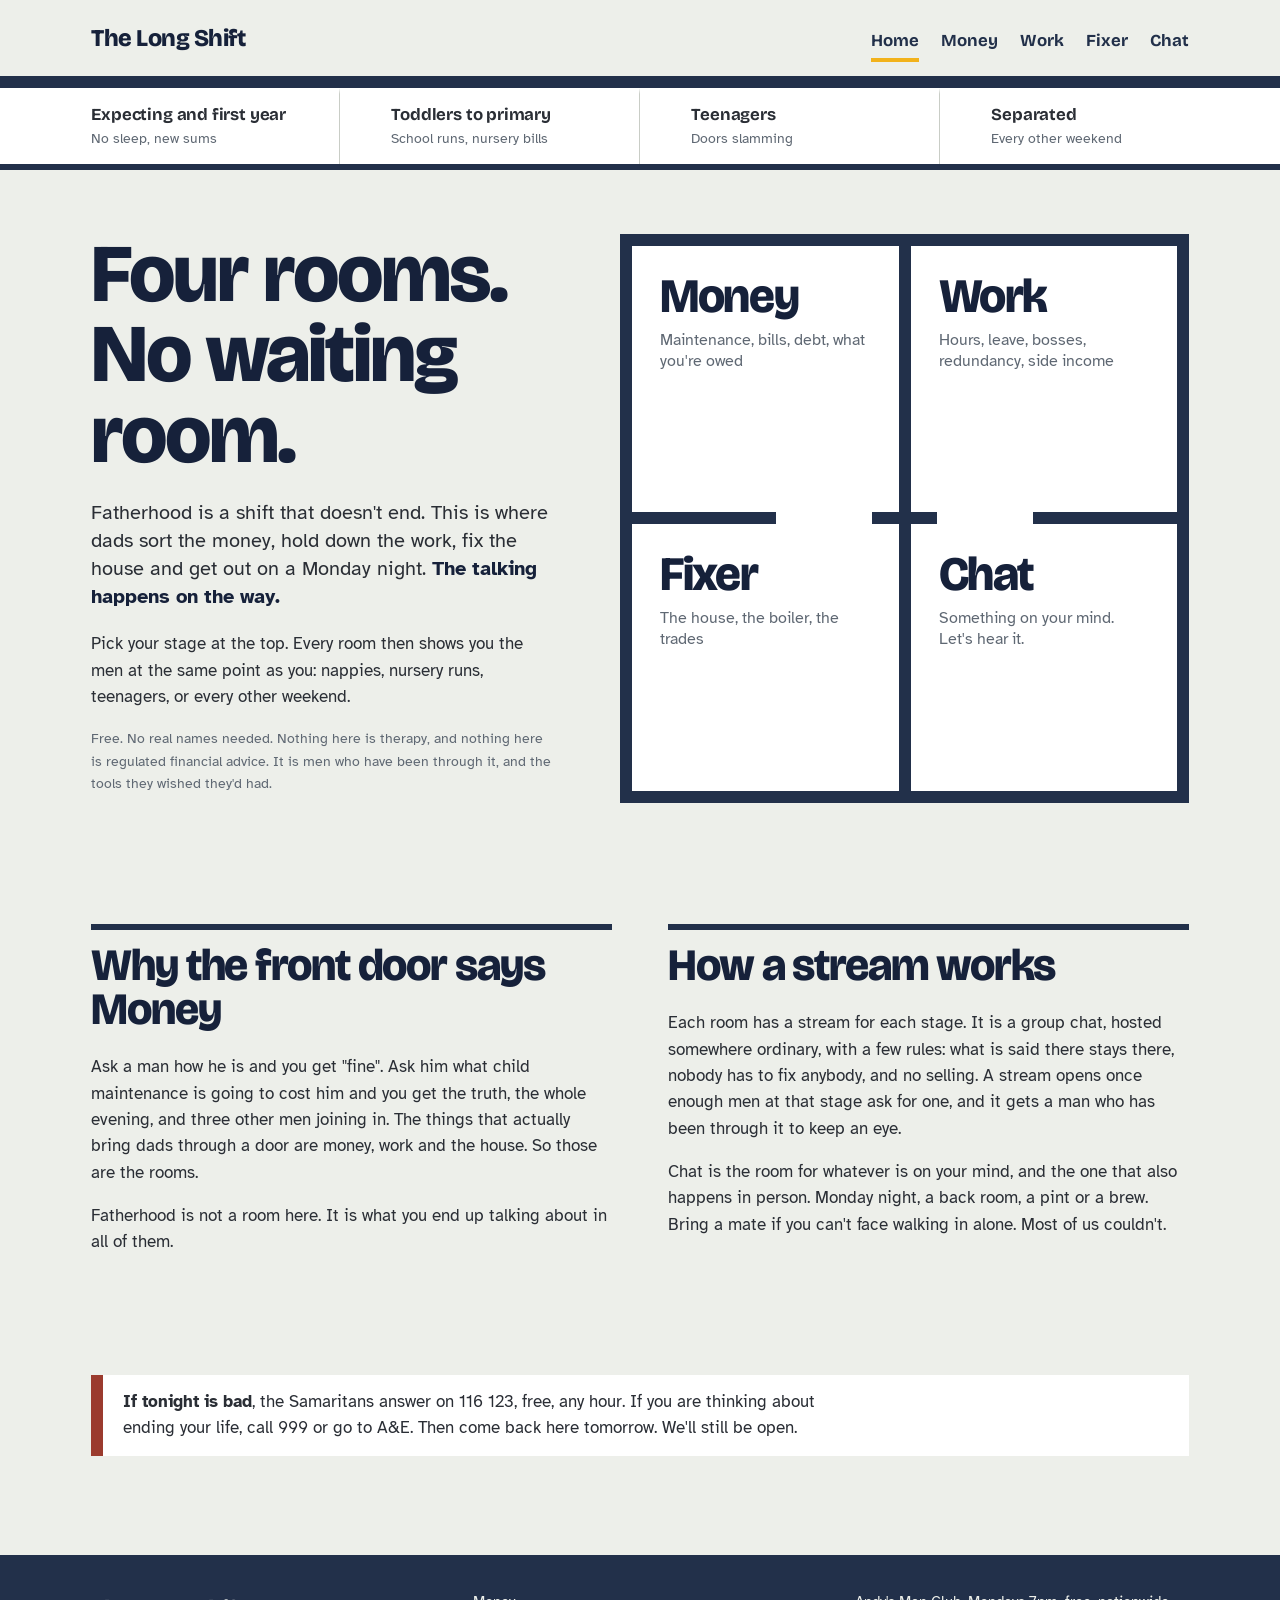
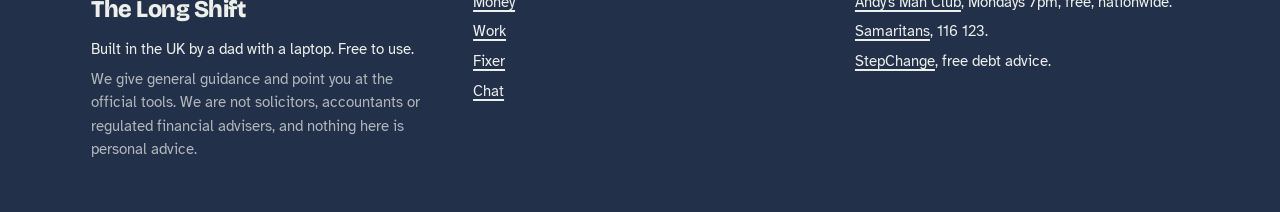
<file: index.html>
<!doctype html>
<html lang="en-GB">
<head>
<meta charset="utf-8">
<meta name="viewport" content="width=device-width, initial-scale=1">
<title>The Long Shift</title>
<meta name="description" content="The Long Shift: money, work, the house and a Monday night, for dads who are getting on with it. Built in the UK.">
<link rel="canonical" href="https://thelongshift.co.uk/">
<meta property="og:type" content="website">
<meta property="og:site_name" content="The Long Shift">
<meta property="og:title" content="The Long Shift">
<meta property="og:description" content="The Long Shift: money, work, the house and a Monday night, for dads who are getting on with it. Built in the UK.">
<meta property="og:url" content="https://thelongshift.co.uk/">
<meta property="og:locale" content="en_GB">
<meta name="twitter:card" content="summary">
<meta name="theme-color" content="#22304a">
<link rel="icon" href="assets/icon.svg" type="image/svg+xml">
<link rel="stylesheet" href="assets/style.css">
<script src="config.js"></script>
<script src="assets/site.js" defer></script>
</head>
<body>

<header class="site-head">
  <div class="wrap">
    <a class="brand" href="index.html">The Long Shift</a>
    <nav class="doors" aria-label="Rooms">
      <a href="index.html">Home</a>
      <a href="money.html">Money</a>
      <a href="work.html">Work</a>
      <a href="fixer.html">Fixer</a>
      <a href="room.html">Chat</a>
    </nav>
  </div>
</header>

<div class="stages"><div class="wrap"><div data-stages></div></div></div>

<main>
  <section class="hero">
    <div class="wrap">
      <div>
        <h1>Four rooms. No waiting room.</h1>
        <p class="lead">Fatherhood is a shift that doesn't end. This is where dads sort the money, hold down the work, fix the house and get out on a Monday night. <strong>The talking happens on the way.</strong></p>
        <p>Pick your stage at the top. Every room then shows you the men at the same point as you: nappies, nursery runs, teenagers, or every other weekend.</p>
        <p class="small">Free. No real names needed. Nothing here is therapy, and nothing here is regulated financial advice. It is men who have been through it, and the tools they wished they'd had.</p>
      </div>
      <div class="plan" data-plan aria-label="Floor plan of the four rooms"></div>
    </div>
  </section>

  <section class="section">
    <div class="wrap two-col">
      <div>
        <h2>Why the front door says Money</h2>
        <p>Ask a man how he is and you get "fine". Ask him what child maintenance is going to cost him and you get the truth, the whole evening, and three other men joining in. The things that actually bring dads through a door are money, work and the house. So those are the rooms.</p>
        <p>Fatherhood is not a room here. It is what you end up talking about in all of them.</p>
      </div>
      <div>
        <h2>How a stream works</h2>
        <p>Each room has a stream for each stage. It is a group chat, hosted somewhere ordinary, with a few rules: what is said there stays there, nobody has to fix anybody, and no selling. A stream opens once enough men at that stage ask for one, and it gets a man who has been through it to keep an eye.</p>
        <p>Chat is the room for whatever is on your mind, and the one that also happens in person. Monday night, a back room, a pint or a brew. Bring a mate if you can't face walking in alone. Most of us couldn't.</p>
      </div>
    </div>
  </section>

  <section class="section">
    <div class="wrap">
      <div class="urgent">
        <p><strong>If tonight is bad</strong>, the Samaritans answer on 116 123, free, any hour. If you are thinking about ending your life, call 999 or go to A&amp;E. Then come back here tomorrow. We'll still be open.</p>
      </div>
    </div>
  </section>
</main>

<footer class="site-foot">
  <div class="wrap">
    <div>
      <a class="brand" href="index.html">The Long Shift</a>
      <p>Built in the UK by a dad with a laptop. Free to use.</p>
      <p class="small">We give general guidance and point you at the official tools. We are not solicitors, accountants or regulated financial advisers, and nothing here is personal advice.</p>
    </div>
    <div>
      <p><a href="money.html">Money</a></p>
      <p><a href="work.html">Work</a></p>
      <p><a href="fixer.html">Fixer</a></p>
      <p><a href="room.html">Chat</a></p>
    </div>
    <div>
      <p><a href="https://andysmanclub.co.uk" rel="noopener">Andy's Man Club</a>, Mondays 7pm, free, nationwide.</p>
      <p><a href="https://www.samaritans.org" rel="noopener">Samaritans</a>, 116 123.</p>
      <p><a href="https://www.stepchange.org" rel="noopener">StepChange</a>, free debt advice.</p>
    </div>
  </div>
</footer>

</body>
</html>
</file>
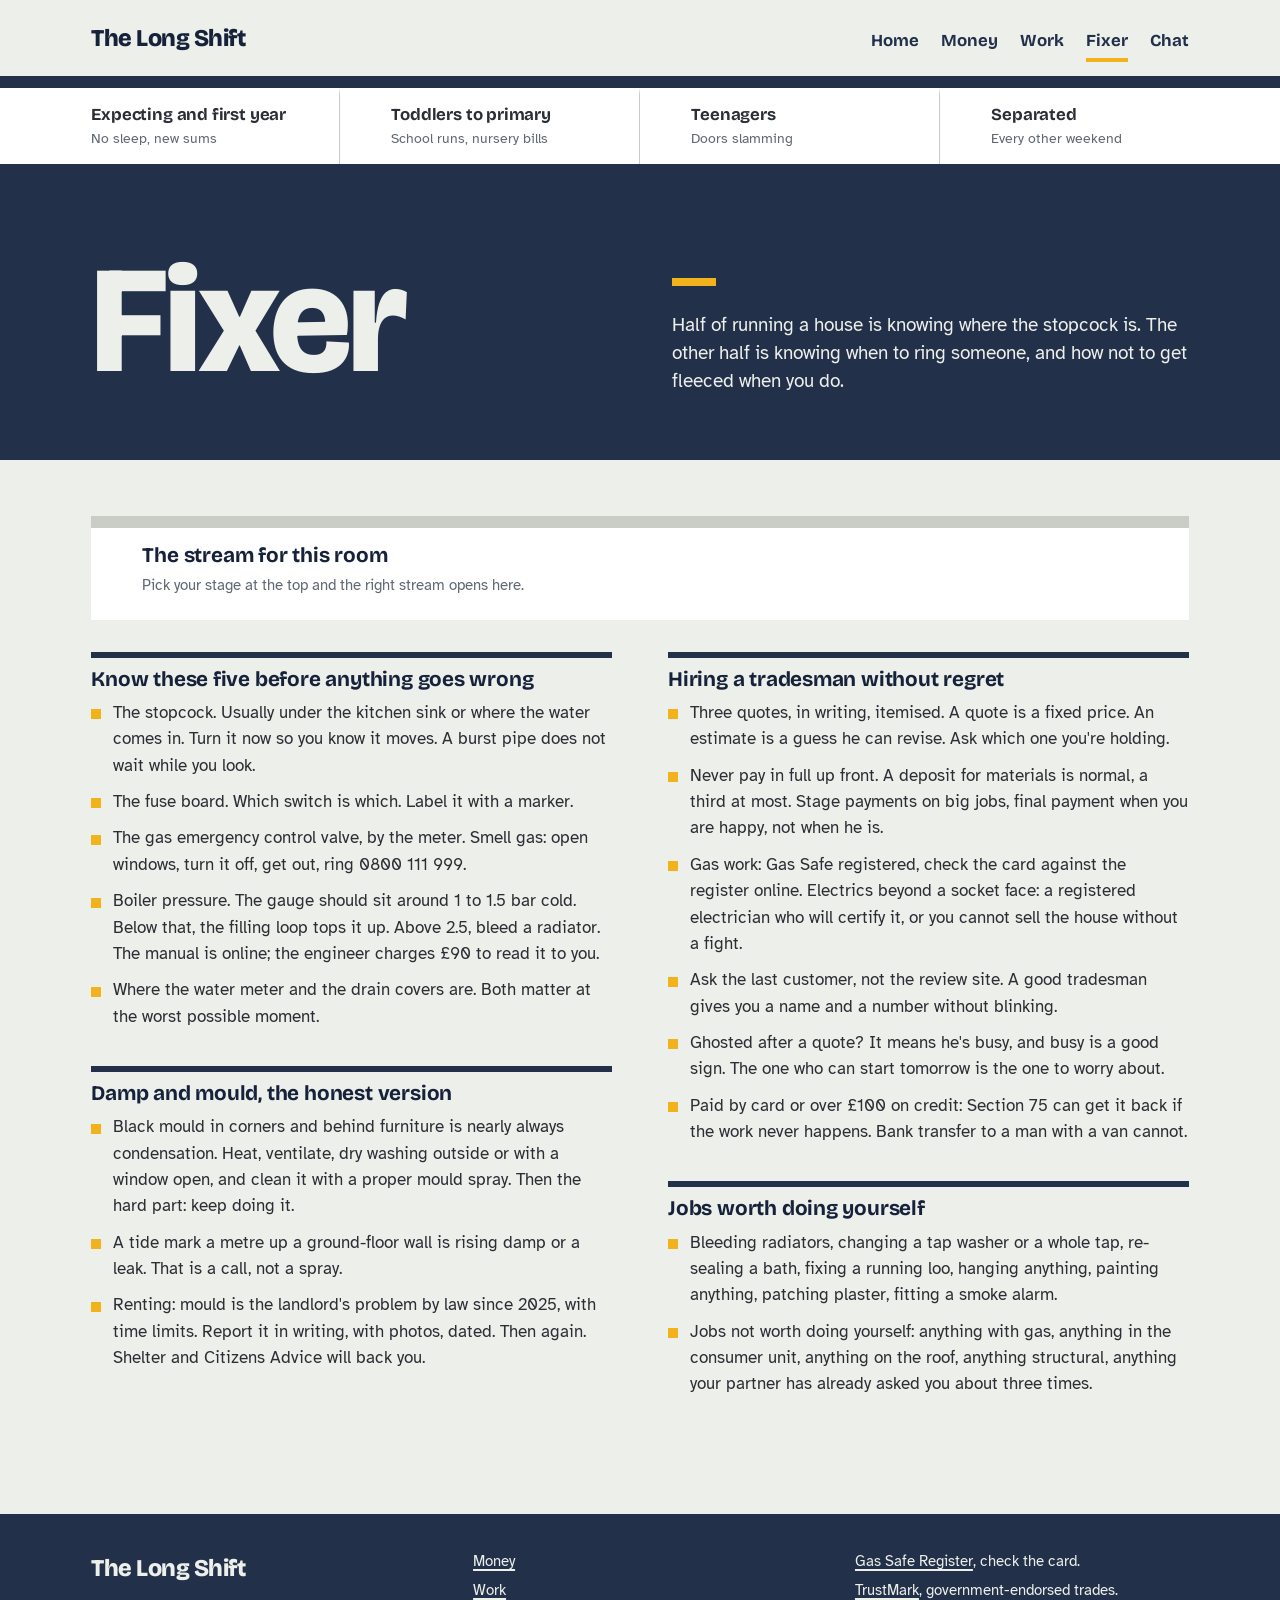
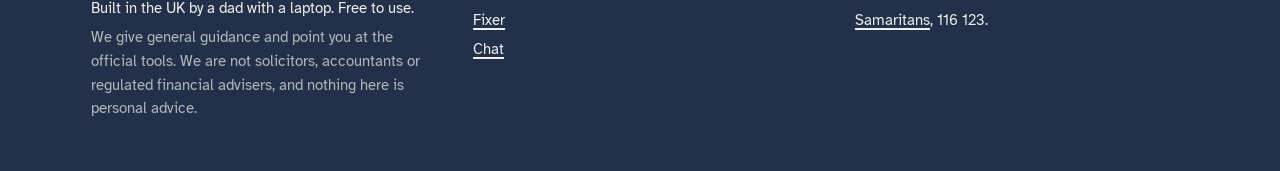
<file: fixer.html>
<!doctype html>
<html lang="en-GB">
<head>
<meta charset="utf-8">
<meta name="viewport" content="width=device-width, initial-scale=1">
<title>Fixer, The Long Shift</title>
<meta name="description" content="The boiler, the damp, the stopcock, and how to hire a tradesman without being taken for a ride.">
<link rel="canonical" href="https://thelongshift.co.uk/fixer.html">
<meta property="og:type" content="website">
<meta property="og:site_name" content="The Long Shift">
<meta property="og:title" content="Fixer, The Long Shift">
<meta property="og:description" content="The boiler, the damp, the stopcock, and how to hire a tradesman without being taken for a ride.">
<meta property="og:url" content="https://thelongshift.co.uk/fixer.html">
<meta property="og:locale" content="en_GB">
<meta name="twitter:card" content="summary">
<meta name="theme-color" content="#22304a">
<link rel="icon" href="assets/icon.svg" type="image/svg+xml">
<link rel="stylesheet" href="assets/style.css">
<script src="config.js"></script>
<script src="assets/site.js" defer></script>
</head>
<body>

<header class="site-head">
  <div class="wrap">
    <a class="brand" href="index.html">The Long Shift</a>
    <nav class="doors" aria-label="Rooms">
      <a href="index.html">Home</a>
      <a href="money.html">Money</a>
      <a href="work.html">Work</a>
      <a href="fixer.html">Fixer</a>
      <a href="room.html">Chat</a>
    </nav>
  </div>
</header>

<div class="stages"><div class="wrap"><div data-stages></div></div></div>

<main>
  <section class="band"><div class="wrap">
    <h1>Fixer</h1>
    <div><span class="mark"></span>
    <p class="lead">Half of running a house is knowing where the stopcock is. The other half is knowing when to ring someone, and how not to get fleeced when you do.</p></div>
  </div></section>
  <div class="wrap room-head">

  <div class="stream" data-stream="fixer"></div>

  <section class="two-col">
    <div>
      <div class="guide">
        <h3>Know these five before anything goes wrong</h3>
        <ul>
          <li>The stopcock. Usually under the kitchen sink or where the water comes in. Turn it now so you know it moves. A burst pipe does not wait while you look.</li>
          <li>The fuse board. Which switch is which. Label it with a marker.</li>
          <li>The gas emergency control valve, by the meter. Smell gas: open windows, turn it off, get out, ring 0800 111 999.</li>
          <li>Boiler pressure. The gauge should sit around 1 to 1.5 bar cold. Below that, the filling loop tops it up. Above 2.5, bleed a radiator. The manual is online; the engineer charges £90 to read it to you.</li>
          <li>Where the water meter and the drain covers are. Both matter at the worst possible moment.</li>
        </ul>
      </div>
      <div class="guide">
        <h3>Damp and mould, the honest version</h3>
        <ul>
          <li>Black mould in corners and behind furniture is nearly always condensation. Heat, ventilate, dry washing outside or with a window open, and clean it with a proper mould spray. Then the hard part: keep doing it.</li>
          <li>A tide mark a metre up a ground-floor wall is rising damp or a leak. That is a call, not a spray.</li>
          <li>Renting: mould is the landlord's problem by law since 2025, with time limits. Report it in writing, with photos, dated. Then again. Shelter and Citizens Advice will back you.</li>
        </ul>
      </div>
    </div>
    <div>
      <div class="guide">
        <h3>Hiring a tradesman without regret</h3>
        <ul>
          <li>Three quotes, in writing, itemised. A quote is a fixed price. An estimate is a guess he can revise. Ask which one you're holding.</li>
          <li>Never pay in full up front. A deposit for materials is normal, a third at most. Stage payments on big jobs, final payment when you are happy, not when he is.</li>
          <li>Gas work: Gas Safe registered, check the card against the register online. Electrics beyond a socket face: a registered electrician who will certify it, or you cannot sell the house without a fight.</li>
          <li>Ask the last customer, not the review site. A good tradesman gives you a name and a number without blinking.</li>
          <li>Ghosted after a quote? It means he's busy, and busy is a good sign. The one who can start tomorrow is the one to worry about.</li>
          <li>Paid by card or over £100 on credit: Section 75 can get it back if the work never happens. Bank transfer to a man with a van cannot.</li>
        </ul>
      </div>
      <div class="guide">
        <h3>Jobs worth doing yourself</h3>
        <ul>
          <li>Bleeding radiators, changing a tap washer or a whole tap, re-sealing a bath, fixing a running loo, hanging anything, painting anything, patching plaster, fitting a smoke alarm.</li>
          <li>Jobs not worth doing yourself: anything with gas, anything in the consumer unit, anything on the roof, anything structural, anything your partner has already asked you about three times.</li>
        </ul>
      </div>
    </div>
  </section>
  </div>
</main>

<footer class="site-foot">
  <div class="wrap">
    <div>
      <a class="brand" href="index.html">The Long Shift</a>
      <p>Built in the UK by a dad with a laptop. Free to use.</p>
      <p class="small">We give general guidance and point you at the official tools. We are not solicitors, accountants or regulated financial advisers, and nothing here is personal advice.</p>
    </div>
    <div>
      <p><a href="money.html">Money</a></p>
      <p><a href="work.html">Work</a></p>
      <p><a href="fixer.html">Fixer</a></p>
      <p><a href="room.html">Chat</a></p>
    </div>
    <div>
      <p><a href="https://www.gassaferegister.co.uk" rel="noopener">Gas Safe Register</a>, check the card.</p>
      <p><a href="https://www.trustmark.org.uk" rel="noopener">TrustMark</a>, government-endorsed trades.</p>
      <p><a href="https://www.samaritans.org" rel="noopener">Samaritans</a>, 116 123.</p>
    </div>
  </div>
</footer>

</body>
</html>
</file>
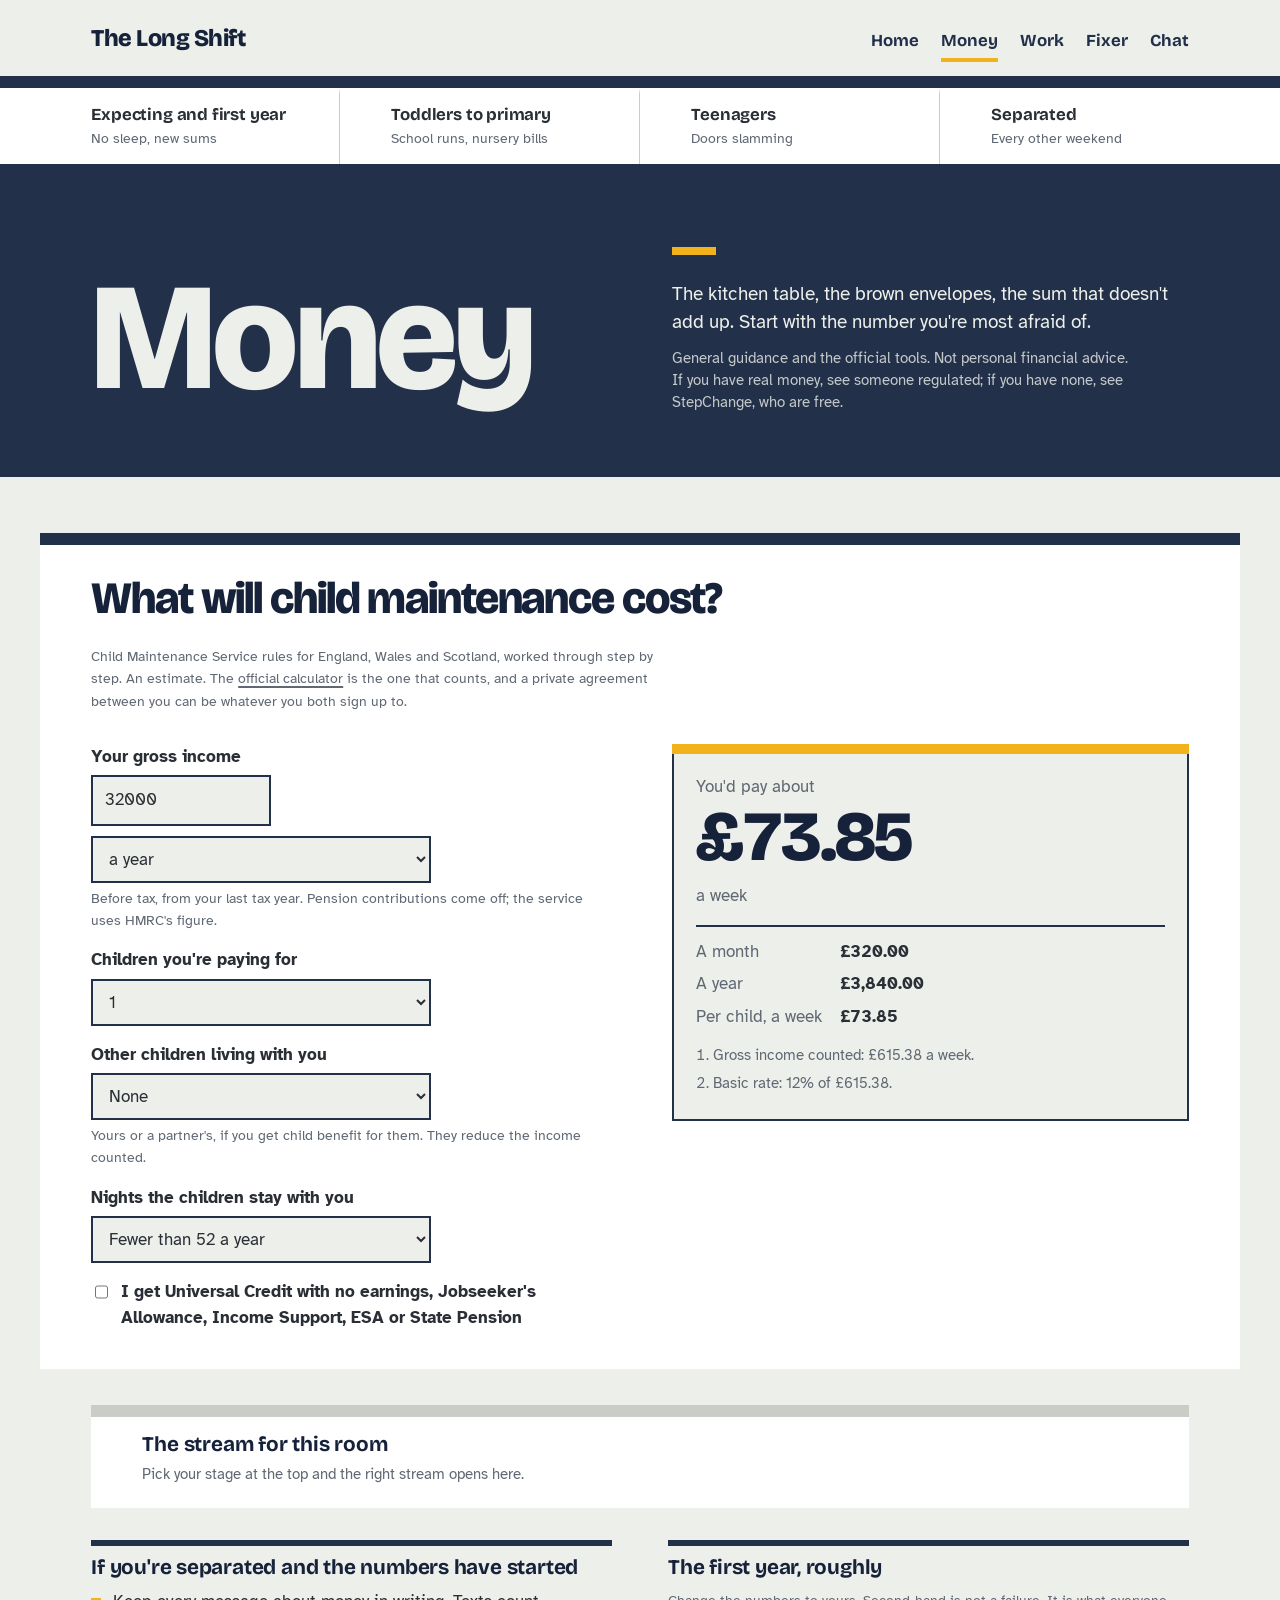
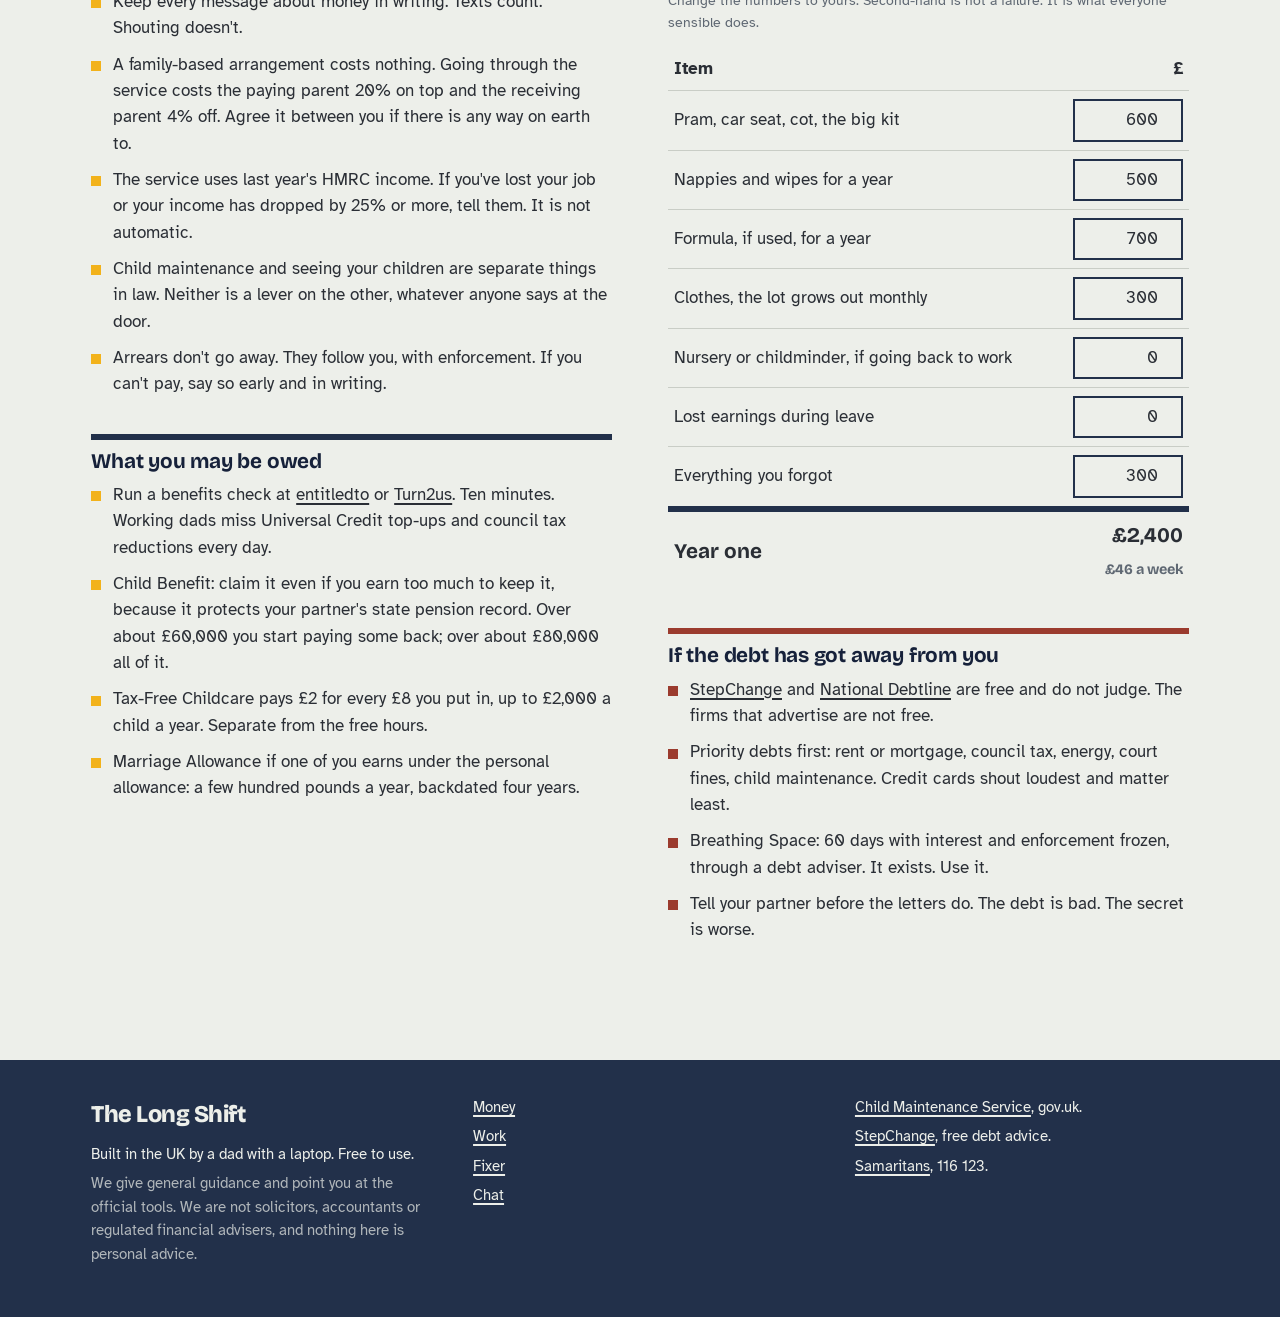
<file: money.html>
<!doctype html>
<html lang="en-GB">
<head>
<meta charset="utf-8">
<meta name="viewport" content="width=device-width, initial-scale=1">
<title>Money, The Long Shift</title>
<meta name="description" content="Child maintenance worked out properly, first-year costs, what you're owed, and the first steps on debt.">
<link rel="canonical" href="https://thelongshift.co.uk/money.html">
<meta property="og:type" content="website">
<meta property="og:site_name" content="The Long Shift">
<meta property="og:title" content="Money, The Long Shift">
<meta property="og:description" content="Child maintenance worked out properly, first-year costs, what you're owed, and the first steps on debt.">
<meta property="og:url" content="https://thelongshift.co.uk/money.html">
<meta property="og:locale" content="en_GB">
<meta name="twitter:card" content="summary">
<meta name="theme-color" content="#22304a">
<link rel="icon" href="assets/icon.svg" type="image/svg+xml">
<link rel="stylesheet" href="assets/style.css">
<script src="config.js"></script>
<script src="assets/site.js" defer></script>
<script src="assets/calc.js" defer></script>
</head>
<body class="money">

<header class="site-head">
  <div class="wrap">
    <a class="brand" href="index.html">The Long Shift</a>
    <nav class="doors" aria-label="Rooms">
      <a href="index.html">Home</a>
      <a href="money.html">Money</a>
      <a href="work.html">Work</a>
      <a href="fixer.html">Fixer</a>
      <a href="room.html">Chat</a>
    </nav>
  </div>
</header>

<div class="stages"><div class="wrap"><div data-stages></div></div></div>

<main>
  <section class="band"><div class="wrap">
    <h1>Money</h1>
    <div><span class="mark"></span>
    <p class="lead">The kitchen table, the brown envelopes, the sum that doesn't add up. Start with the number you're most afraid of.</p>
    <p class="lead caution">General guidance and the official tools. Not personal financial advice. If you have real money, see someone regulated; if you have none, see StepChange, who are free.</p></div>
  </div></section>
  <div class="wrap room-head">

  <section class="calc" aria-labelledby="cm-title">
    <h2 id="cm-title">What will child maintenance cost?</h2>
    <p class="note small">Child Maintenance Service rules for England, Wales and Scotland, worked through step by step. An estimate. The <a href="https://www.gov.uk/calculate-child-maintenance" rel="noopener">official calculator</a> is the one that counts, and a private agreement between you can be whatever you both sign up to.</p>

    <form id="cm-form" autocomplete="off">
      <div class="field">
        <label for="income">Your gross income</label>
        <div class="inline">
          <input id="income" name="income" type="number" min="0" step="1" value="32000" inputmode="decimal">
          <select name="period" aria-label="Income period">
            <option value="year" selected>a year</option>
            <option value="month">a month</option>
            <option value="week">a week</option>
          </select>
        </div>
        <span class="help">Before tax, from your last tax year. Pension contributions come off; the service uses HMRC's figure.</span>
      </div>

      <div class="field">
        <label for="kids">Children you're paying for</label>
        <select id="kids" name="kids">
          <option value="1" selected>1</option>
          <option value="2">2</option>
          <option value="3">3 or more</option>
        </select>
      </div>

      <div class="field">
        <label for="otherkids">Other children living with you</label>
        <select id="otherkids" name="otherkids">
          <option value="0" selected>None</option>
          <option value="1">1</option>
          <option value="2">2</option>
          <option value="3">3 or more</option>
        </select>
        <span class="help">Yours or a partner's, if you get child benefit for them. They reduce the income counted.</span>
      </div>

      <div class="field">
        <label for="shared">Nights the children stay with you</label>
        <select id="shared" name="shared">
          <option value="none" selected>Fewer than 52 a year</option>
          <option value="a">52 to 103 a year (one night a week)</option>
          <option value="b">104 to 155 a year (two nights a week)</option>
          <option value="c">156 to 174 a year (three nights a week)</option>
          <option value="d">175 or more (half the time)</option>
        </select>
      </div>

      <div class="field check">
        <input id="benefits" name="benefits" type="checkbox">
        <label for="benefits">I get Universal Credit with no earnings, Jobseeker's Allowance, Income Support, ESA or State Pension</label>
      </div>
    </form>

    <div class="result" aria-live="polite">
      <p class="per">You'd pay about</p>
      <p class="headline" id="cm-weekly">£0.00</p>
      <p class="per">a week</p>
      <dl>
        <dt>A month</dt><dd id="cm-monthly">£0.00</dd>
        <dt>A year</dt><dd id="cm-yearly">£0.00</dd>
        <dt>Per child, a week</dt><dd id="cm-perchild">£0.00</dd>
      </dl>
      <p class="warn" id="cm-warn" hidden></p>
      <ol class="steps" id="cm-steps"></ol>
    </div>
  </section>

  <div class="stream" data-stream="money"></div>

  <section class="two-col">
    <div>
      <div class="guide">
        <h3>If you're separated and the numbers have started</h3>
        <ul>
          <li>Keep every message about money in writing. Texts count. Shouting doesn't.</li>
          <li>A family-based arrangement costs nothing. Going through the service costs the paying parent 20% on top and the receiving parent 4% off. Agree it between you if there is any way on earth to.</li>
          <li>The service uses last year's HMRC income. If you've lost your job or your income has dropped by 25% or more, tell them. It is not automatic.</li>
          <li>Child maintenance and seeing your children are separate things in law. Neither is a lever on the other, whatever anyone says at the door.</li>
          <li>Arrears don't go away. They follow you, with enforcement. If you can't pay, say so early and in writing.</li>
        </ul>
      </div>
      <div class="guide">
        <h3>What you may be owed</h3>
        <ul>
          <li>Run a benefits check at <a href="https://www.entitledto.co.uk" rel="noopener">entitledto</a> or <a href="https://benefits-calculator.turn2us.org.uk" rel="noopener">Turn2us</a>. Ten minutes. Working dads miss Universal Credit top-ups and council tax reductions every day.</li>
          <li>Child Benefit: claim it even if you earn too much to keep it, because it protects your partner's state pension record. Over about £60,000 you start paying some back; over about £80,000 all of it.</li>
          <li>Tax-Free Childcare pays £2 for every £8 you put in, up to £2,000 a child a year. Separate from the free hours.</li>
          <li>Marriage Allowance if one of you earns under the personal allowance: a few hundred pounds a year, backdated four years.</li>
        </ul>
      </div>
    </div>
    <div>
      <div class="planner guide">
        <h3>The first year, roughly</h3>
        <p class="small">Change the numbers to yours. Second-hand is not a failure. It is what everyone sensible does.</p>
        <table id="planner">
          <thead><tr><th>Item</th><th>£</th></tr></thead>
          <tbody>
            <tr><td>Pram, car seat, cot, the big kit</td><td><input type="number" min="0" step="10" value="600"></td></tr>
            <tr><td>Nappies and wipes for a year</td><td><input type="number" min="0" step="10" value="500"></td></tr>
            <tr><td>Formula, if used, for a year</td><td><input type="number" min="0" step="10" value="700"></td></tr>
            <tr><td>Clothes, the lot grows out monthly</td><td><input type="number" min="0" step="10" value="300"></td></tr>
            <tr><td>Nursery or childminder, if going back to work</td><td><input type="number" min="0" step="50" value="0"></td></tr>
            <tr><td>Lost earnings during leave</td><td><input type="number" min="0" step="50" value="0"></td></tr>
            <tr><td>Everything you forgot</td><td><input type="number" min="0" step="10" value="300"></td></tr>
          </tbody>
          <tfoot><tr><td>Year one</td><td><span id="planner-total">£0</span><br><span class="small" id="planner-weekly"></span></td></tr></tfoot>
        </table>
      </div>
      <div class="guide brick">
        <h3>If the debt has got away from you</h3>
        <ul>
          <li><a href="https://www.stepchange.org" rel="noopener">StepChange</a> and <a href="https://www.nationaldebtline.org" rel="noopener">National Debtline</a> are free and do not judge. The firms that advertise are not free.</li>
          <li>Priority debts first: rent or mortgage, council tax, energy, court fines, child maintenance. Credit cards shout loudest and matter least.</li>
          <li>Breathing Space: 60 days with interest and enforcement frozen, through a debt adviser. It exists. Use it.</li>
          <li>Tell your partner before the letters do. The debt is bad. The secret is worse.</li>
        </ul>
      </div>
    </div>
  </section>
  </div>
</main>

<footer class="site-foot">
  <div class="wrap">
    <div>
      <a class="brand" href="index.html">The Long Shift</a>
      <p>Built in the UK by a dad with a laptop. Free to use.</p>
      <p class="small">We give general guidance and point you at the official tools. We are not solicitors, accountants or regulated financial advisers, and nothing here is personal advice.</p>
    </div>
    <div>
      <p><a href="money.html">Money</a></p>
      <p><a href="work.html">Work</a></p>
      <p><a href="fixer.html">Fixer</a></p>
      <p><a href="room.html">Chat</a></p>
    </div>
    <div>
      <p><a href="https://www.gov.uk/child-maintenance-service" rel="noopener">Child Maintenance Service</a>, gov.uk.</p>
      <p><a href="https://www.stepchange.org" rel="noopener">StepChange</a>, free debt advice.</p>
      <p><a href="https://www.samaritans.org" rel="noopener">Samaritans</a>, 116 123.</p>
    </div>
  </div>
</footer>

</body>
</html>
</file>
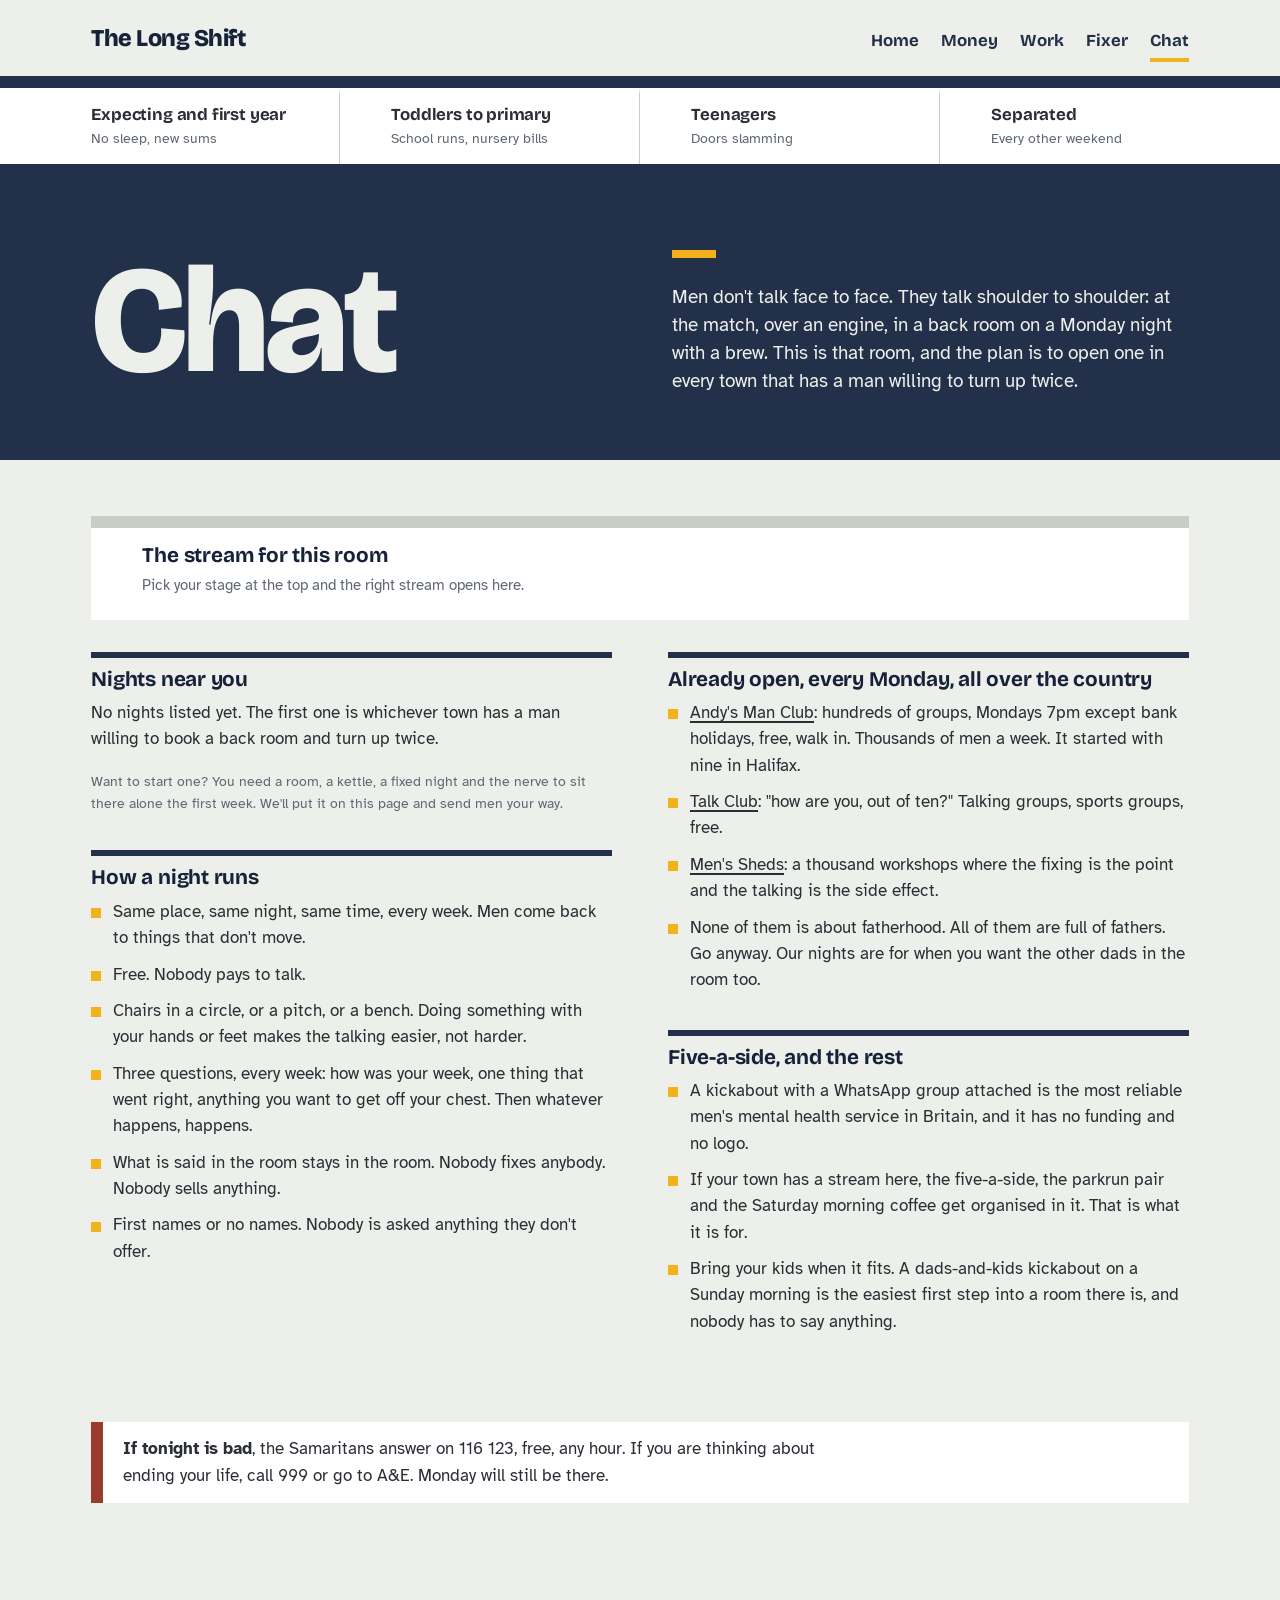
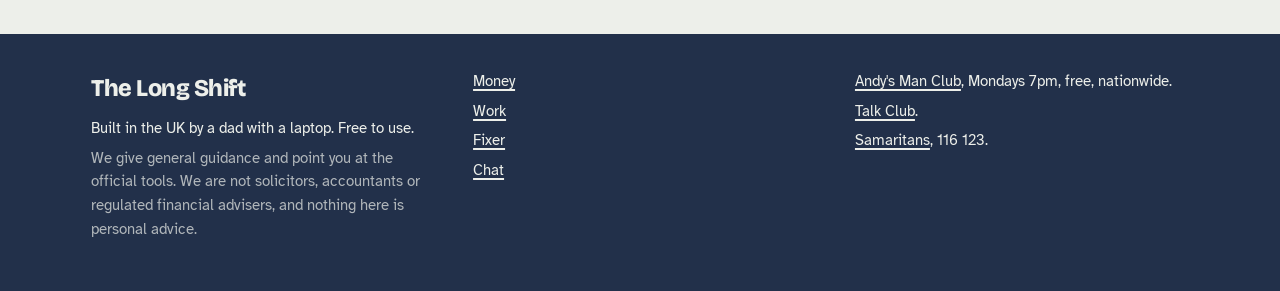
<file: room.html>
<!doctype html>
<html lang="en-GB">
<head>
<meta charset="utf-8">
<meta name="viewport" content="width=device-width, initial-scale=1">
<title>Chat, The Long Shift</title>
<meta name="description" content="Monday nights, five-a-side, a pint. The part of the house that happens in person.">
<link rel="canonical" href="https://thelongshift.co.uk/room.html">
<meta property="og:type" content="website">
<meta property="og:site_name" content="The Long Shift">
<meta property="og:title" content="Chat, The Long Shift">
<meta property="og:description" content="Monday nights, five-a-side, a pint. The part of the house that happens in person.">
<meta property="og:url" content="https://thelongshift.co.uk/room.html">
<meta property="og:locale" content="en_GB">
<meta name="twitter:card" content="summary">
<meta name="theme-color" content="#22304a">
<link rel="icon" href="assets/icon.svg" type="image/svg+xml">
<link rel="stylesheet" href="assets/style.css">
<script src="config.js"></script>
<script src="assets/site.js" defer></script>
</head>
<body>

<header class="site-head">
  <div class="wrap">
    <a class="brand" href="index.html">The Long Shift</a>
    <nav class="doors" aria-label="Rooms">
      <a href="index.html">Home</a>
      <a href="money.html">Money</a>
      <a href="work.html">Work</a>
      <a href="fixer.html">Fixer</a>
      <a href="room.html">Chat</a>
    </nav>
  </div>
</header>

<div class="stages"><div class="wrap"><div data-stages></div></div></div>

<main>
  <section class="band"><div class="wrap">
    <h1>Chat</h1>
    <div><span class="mark"></span>
    <p class="lead">Men don't talk face to face. They talk shoulder to shoulder: at the match, over an engine, in a back room on a Monday night with a brew. This is that room, and the plan is to open one in every town that has a man willing to turn up twice.</p></div>
  </div></section>
  <div class="wrap room-head">

  <div class="stream" data-stream="room"></div>

  <section class="two-col">
    <div>
      <div class="guide">
        <h3>Nights near you</h3>
        <div data-meetups></div>
        <p class="small">Want to start one? You need a room, a kettle, a fixed night and the nerve to sit there alone the first week. We'll put it on this page and send men your way.</p>
      </div>
      <div class="guide">
        <h3>How a night runs</h3>
        <ul>
          <li>Same place, same night, same time, every week. Men come back to things that don't move.</li>
          <li>Free. Nobody pays to talk.</li>
          <li>Chairs in a circle, or a pitch, or a bench. Doing something with your hands or feet makes the talking easier, not harder.</li>
          <li>Three questions, every week: how was your week, one thing that went right, anything you want to get off your chest. Then whatever happens, happens.</li>
          <li>What is said in the room stays in the room. Nobody fixes anybody. Nobody sells anything.</li>
          <li>First names or no names. Nobody is asked anything they don't offer.</li>
        </ul>
      </div>
    </div>
    <div>
      <div class="guide">
        <h3>Already open, every Monday, all over the country</h3>
        <ul>
          <li><a href="https://andysmanclub.co.uk/find-your-nearest-group/" rel="noopener">Andy's Man Club</a>: hundreds of groups, Mondays 7pm except bank holidays, free, walk in. Thousands of men a week. It started with nine in Halifax.</li>
          <li><a href="https://talkclub.org" rel="noopener">Talk Club</a>: "how are you, out of ten?" Talking groups, sports groups, free.</li>
          <li><a href="https://menssheds.org.uk/find-a-shed/" rel="noopener">Men's Sheds</a>: a thousand workshops where the fixing is the point and the talking is the side effect.</li>
          <li>None of them is about fatherhood. All of them are full of fathers. Go anyway. Our nights are for when you want the other dads in the room too.</li>
        </ul>
      </div>
      <div class="guide">
        <h3>Five-a-side, and the rest</h3>
        <ul>
          <li>A kickabout with a WhatsApp group attached is the most reliable men's mental health service in Britain, and it has no funding and no logo.</li>
          <li>If your town has a stream here, the five-a-side, the parkrun pair and the Saturday morning coffee get organised in it. That is what it is for.</li>
          <li>Bring your kids when it fits. A dads-and-kids kickabout on a Sunday morning is the easiest first step into a room there is, and nobody has to say anything.</li>
        </ul>
      </div>
    </div>
  </section>

  <section class="section">
    <div class="urgent">
      <p><strong>If tonight is bad</strong>, the Samaritans answer on 116 123, free, any hour. If you are thinking about ending your life, call 999 or go to A&amp;E. Monday will still be there.</p>
    </div>
  </section>
  </div>
</main>

<footer class="site-foot">
  <div class="wrap">
    <div>
      <a class="brand" href="index.html">The Long Shift</a>
      <p>Built in the UK by a dad with a laptop. Free to use.</p>
      <p class="small">We give general guidance and point you at the official tools. We are not solicitors, accountants or regulated financial advisers, and nothing here is personal advice.</p>
    </div>
    <div>
      <p><a href="money.html">Money</a></p>
      <p><a href="work.html">Work</a></p>
      <p><a href="fixer.html">Fixer</a></p>
      <p><a href="room.html">Chat</a></p>
    </div>
    <div>
      <p><a href="https://andysmanclub.co.uk" rel="noopener">Andy's Man Club</a>, Mondays 7pm, free, nationwide.</p>
      <p><a href="https://talkclub.org" rel="noopener">Talk Club</a>.</p>
      <p><a href="https://www.samaritans.org" rel="noopener">Samaritans</a>, 116 123.</p>
    </div>
  </div>
</footer>

</body>
</html>
</file>
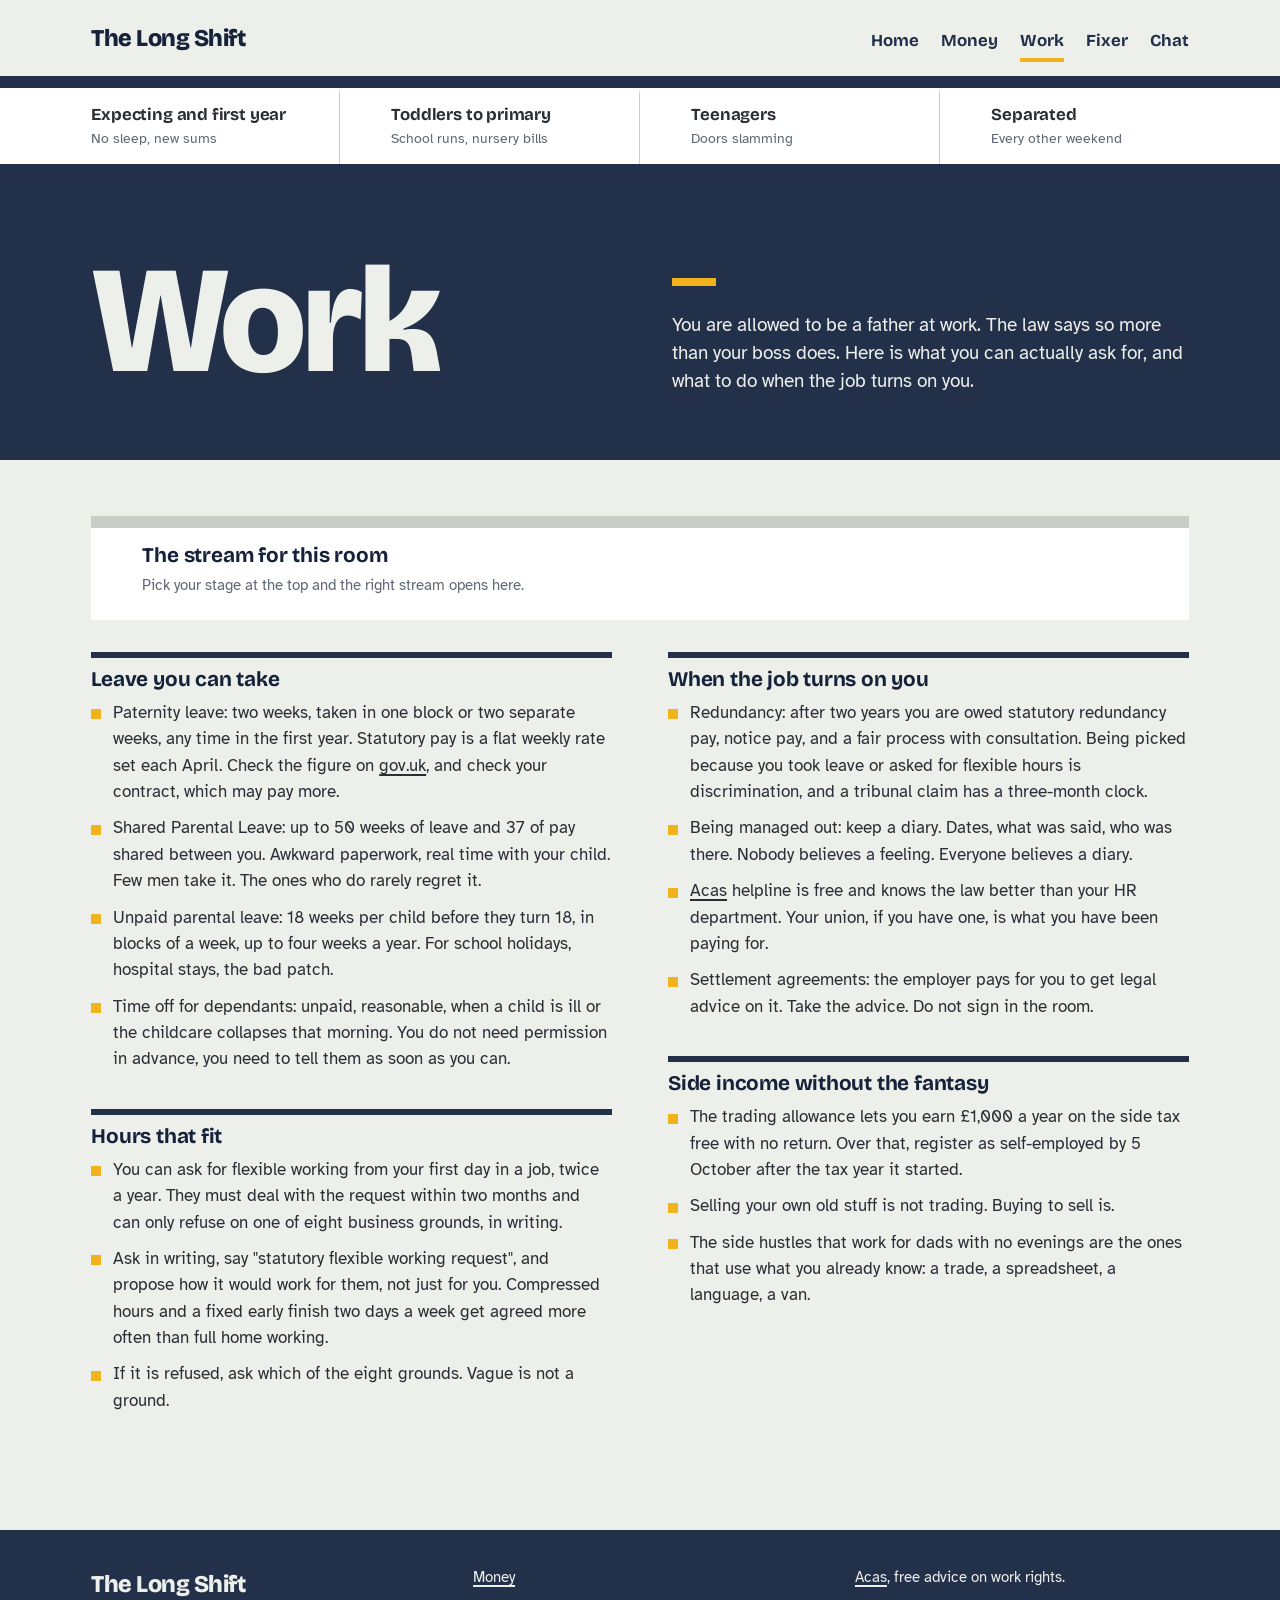
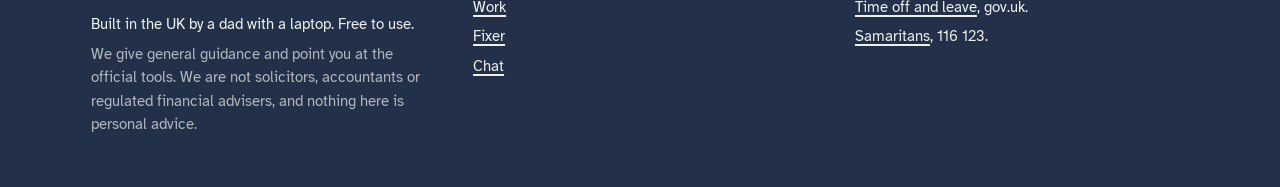
<file: work.html>
<!doctype html>
<html lang="en-GB">
<head>
<meta charset="utf-8">
<meta name="viewport" content="width=device-width, initial-scale=1">
<title>Work, The Long Shift</title>
<meta name="description" content="Paternity leave, flexible hours, bad bosses, redundancy and side income, from dads who've had all five.">
<link rel="canonical" href="https://thelongshift.co.uk/work.html">
<meta property="og:type" content="website">
<meta property="og:site_name" content="The Long Shift">
<meta property="og:title" content="Work, The Long Shift">
<meta property="og:description" content="Paternity leave, flexible hours, bad bosses, redundancy and side income, from dads who've had all five.">
<meta property="og:url" content="https://thelongshift.co.uk/work.html">
<meta property="og:locale" content="en_GB">
<meta name="twitter:card" content="summary">
<meta name="theme-color" content="#22304a">
<link rel="icon" href="assets/icon.svg" type="image/svg+xml">
<link rel="stylesheet" href="assets/style.css">
<script src="config.js"></script>
<script src="assets/site.js" defer></script>
</head>
<body>

<header class="site-head">
  <div class="wrap">
    <a class="brand" href="index.html">The Long Shift</a>
    <nav class="doors" aria-label="Rooms">
      <a href="index.html">Home</a>
      <a href="money.html">Money</a>
      <a href="work.html">Work</a>
      <a href="fixer.html">Fixer</a>
      <a href="room.html">Chat</a>
    </nav>
  </div>
</header>

<div class="stages"><div class="wrap"><div data-stages></div></div></div>

<main>
  <section class="band"><div class="wrap">
    <h1>Work</h1>
    <div><span class="mark"></span>
    <p class="lead">You are allowed to be a father at work. The law says so more than your boss does. Here is what you can actually ask for, and what to do when the job turns on you.</p></div>
  </div></section>
  <div class="wrap room-head">

  <div class="stream" data-stream="work"></div>

  <section class="two-col">
    <div>
      <div class="guide">
        <h3>Leave you can take</h3>
        <ul>
          <li>Paternity leave: two weeks, taken in one block or two separate weeks, any time in the first year. Statutory pay is a flat weekly rate set each April. Check the figure on <a href="https://www.gov.uk/paternity-pay-leave" rel="noopener">gov.uk</a>, and check your contract, which may pay more.</li>
          <li>Shared Parental Leave: up to 50 weeks of leave and 37 of pay shared between you. Awkward paperwork, real time with your child. Few men take it. The ones who do rarely regret it.</li>
          <li>Unpaid parental leave: 18 weeks per child before they turn 18, in blocks of a week, up to four weeks a year. For school holidays, hospital stays, the bad patch.</li>
          <li>Time off for dependants: unpaid, reasonable, when a child is ill or the childcare collapses that morning. You do not need permission in advance, you need to tell them as soon as you can.</li>
        </ul>
      </div>
      <div class="guide">
        <h3>Hours that fit</h3>
        <ul>
          <li>You can ask for flexible working from your first day in a job, twice a year. They must deal with the request within two months and can only refuse on one of eight business grounds, in writing.</li>
          <li>Ask in writing, say "statutory flexible working request", and propose how it would work for them, not just for you. Compressed hours and a fixed early finish two days a week get agreed more often than full home working.</li>
          <li>If it is refused, ask which of the eight grounds. Vague is not a ground.</li>
        </ul>
      </div>
    </div>
    <div>
      <div class="guide">
        <h3>When the job turns on you</h3>
        <ul>
          <li>Redundancy: after two years you are owed statutory redundancy pay, notice pay, and a fair process with consultation. Being picked because you took leave or asked for flexible hours is discrimination, and a tribunal claim has a three-month clock.</li>
          <li>Being managed out: keep a diary. Dates, what was said, who was there. Nobody believes a feeling. Everyone believes a diary.</li>
          <li><a href="https://www.acas.org.uk" rel="noopener">Acas</a> helpline is free and knows the law better than your HR department. Your union, if you have one, is what you have been paying for.</li>
          <li>Settlement agreements: the employer pays for you to get legal advice on it. Take the advice. Do not sign in the room.</li>
        </ul>
      </div>
      <div class="guide">
        <h3>Side income without the fantasy</h3>
        <ul>
          <li>The trading allowance lets you earn £1,000 a year on the side tax free with no return. Over that, register as self-employed by 5 October after the tax year it started.</li>
          <li>Selling your own old stuff is not trading. Buying to sell is.</li>
          <li>The side hustles that work for dads with no evenings are the ones that use what you already know: a trade, a spreadsheet, a language, a van.</li>
        </ul>
      </div>
    </div>
  </section>
  </div>
</main>

<footer class="site-foot">
  <div class="wrap">
    <div>
      <a class="brand" href="index.html">The Long Shift</a>
      <p>Built in the UK by a dad with a laptop. Free to use.</p>
      <p class="small">We give general guidance and point you at the official tools. We are not solicitors, accountants or regulated financial advisers, and nothing here is personal advice.</p>
    </div>
    <div>
      <p><a href="money.html">Money</a></p>
      <p><a href="work.html">Work</a></p>
      <p><a href="fixer.html">Fixer</a></p>
      <p><a href="room.html">Chat</a></p>
    </div>
    <div>
      <p><a href="https://www.acas.org.uk" rel="noopener">Acas</a>, free advice on work rights.</p>
      <p><a href="https://www.gov.uk/browse/working/time-off" rel="noopener">Time off and leave</a>, gov.uk.</p>
      <p><a href="https://www.samaritans.org" rel="noopener">Samaritans</a>, 116 123.</p>
    </div>
  </div>
</footer>

</body>
</html>
</file>
<file: assets/style.css>
/* The Long Shift — one stylesheet, no framework.
   The world: the works. Painted walls, the rota board, a hi-vis vest, a clock card. */

@import url('https://fonts.googleapis.com/css2?family=Bricolage+Grotesque:opsz,wght@12..96,500;12..96,700;12..96,800&family=Atkinson+Hyperlegible:ital,wght@0,400;0,700;1,400&display=swap');

:root {
  --ink: #22304a;        /* painted wall */
  --ink-deep: #16213a;
  --paper: #edefea;      /* stone */
  --chalk: #ffffff;
  --text: #2a2e35;
  --muted: #5f6873;
  --rule: #c9cdc6;
  --hivis: #f2b21b;      /* you are here */
  --brick: #9b3b2e;      /* separated */
  --grass: #3d6b4a;      /* a stream that is open */

  --display: 'Bricolage Grotesque', 'Helvetica Neue', Arial, sans-serif;
  --body: 'Atkinson Hyperlegible', 'Segoe UI', system-ui, sans-serif;

  --measure: 64ch;
  --gutter: clamp(16px, 4vw, 56px);
  --wall: 6px;
  --wall-thick: 12px;
  --max: 1200px;
}

@media (prefers-color-scheme: dark) {
  :root:not([data-theme="light"]) {
    --ink: #d8dde6;
    --ink-deep: #eef1f5;
    --paper: #171c26;
    --chalk: #1f2531;
    --text: #e4e7ec;
    --muted: #9aa3b0;
    --rule: #39414e;
  }
}
:root[data-theme="dark"] {
  --ink: #d8dde6; --ink-deep: #eef1f5; --paper: #171c26; --chalk: #1f2531;
  --text: #e4e7ec; --muted: #9aa3b0; --rule: #39414e;
}

* { box-sizing: border-box; }
html { -webkit-text-size-adjust: 100%; }
body {
  margin: 0;
  background: var(--paper);
  color: var(--text);
  font-family: var(--body);
  font-size: 1.0625rem;
  line-height: 1.55;
}
img, svg { display: block; max-width: 100%; }
a { color: inherit; text-decoration-thickness: 1.5px; text-underline-offset: 3px; }
a:hover { text-decoration-thickness: 2.5px; }
:focus-visible { outline: 3px solid var(--hivis); outline-offset: 3px; }

h1, h2, h3 {
  font-family: var(--display);
  font-variation-settings: 'opsz' 96;
  color: var(--ink-deep);
  line-height: 0.98;
  letter-spacing: -0.025em;
  margin: 0 0 0.5em;
  font-weight: 800;
}
h1 { font-size: clamp(2.8rem, 9vw, 7rem); }
h2 { font-size: clamp(1.7rem, 4vw, 2.8rem); font-weight: 800; }
h3 { font-size: 1.3rem; font-weight: 700; margin-top: 1.6em; letter-spacing: -0.01em; font-variation-settings: 'opsz' 24; }
p, li { max-width: var(--measure); }
p { margin: 0 0 1em; }
small, .small { font-size: 0.9rem; color: var(--muted); }

.wrap { padding-left: var(--gutter); padding-right: var(--gutter); max-width: var(--max); margin: 0 auto; }

/* Header: the name on the wall, the doors */
.site-head { border-bottom: var(--wall-thick) solid var(--ink); background: var(--paper); }
.site-head .wrap {
  display: flex; flex-wrap: wrap; align-items: baseline; gap: 10px 28px;
  padding-top: 20px; padding-bottom: 14px;
}
.brand {
  font-family: var(--display); font-variation-settings: 'opsz' 48; font-weight: 800; font-size: 1.5rem;
  color: var(--ink-deep); text-decoration: none; letter-spacing: -0.02em;
}
.doors { display: flex; flex-wrap: wrap; gap: 4px 22px; margin-left: auto; }
.doors a {
  font-family: var(--display); font-weight: 700; font-size: 1.05rem;
  text-decoration: none; color: var(--ink); padding: 6px 0 4px;
  border-bottom: 4px solid transparent;
}
.doors a:hover { border-bottom-color: var(--rule); }
.doors a[aria-current="page"] { border-bottom-color: var(--hivis); }

/* The rota: four stages across the board */
.stages { background: var(--chalk); border-bottom: var(--wall) solid var(--ink); }
.stages .wrap { padding-left: 0; padding-right: 0; }
.rota { display: grid; grid-template-columns: repeat(4, 1fr); }
.rota .lede { display: none; }
.stage-btn {
  font: inherit; cursor: pointer; text-align: left;
  background: transparent; color: var(--text);
  border: 0; border-right: 1.5px solid var(--rule); border-top: 6px solid transparent;
  padding: 12px var(--gutter) 14px; min-height: 76px;
  display: flex; flex-direction: column; justify-content: flex-start; gap: 3px;
}
.stage-btn:last-child { border-right: 0; }
.stage-btn .name { font-family: var(--display); font-weight: 700; font-size: 1.05rem; line-height: 1.1; letter-spacing: -0.01em; }
.stage-btn .sub { font-size: 0.85rem; color: var(--muted); }
.stage-btn:hover { background: var(--paper); }
.stage-btn[aria-pressed="true"] { background: var(--ink); color: var(--paper); border-top-color: var(--hivis); }
.stage-btn[aria-pressed="true"] .sub { color: var(--paper); opacity: .75; }
.stage-btn.separated[aria-pressed="true"] { background: var(--brick); color: #fff; }
.stage-btn.separated[aria-pressed="true"] .sub { color: #fff; }
.stages .prompt { display: block; padding: 8px var(--gutter) 0; font-size: 0.85rem; color: var(--muted); }

/* Home hero: the floor plan is the page */
.hero { padding-top: clamp(28px, 5vw, 72px); padding-bottom: clamp(28px, 5vw, 64px); }
.hero .wrap { display: grid; grid-template-columns: minmax(0, 0.9fr) minmax(0, 1.1fr); gap: clamp(28px, 5vw, 72px); align-items: start; }
.hero h1 { margin-bottom: 0.3em; font-size: clamp(2.6rem, 6.4vw, 5.6rem); }
.hero p.lead { font-size: 1.25rem; line-height: 1.4; }
.hero p.lead strong { color: var(--ink-deep); }

.plan {
  display: grid; grid-template-columns: 1fr 1fr; grid-template-rows: 1fr 1fr;
  gap: var(--wall-thick);
  background: var(--ink);
  border: var(--wall-thick) solid var(--ink);
  aspect-ratio: 1 / 1;
  width: 100%;
}
.plan a {
  background: var(--chalk); text-decoration: none; color: var(--ink-deep);
  padding: clamp(14px, 3vw, 28px); display: flex; flex-direction: column; justify-content: space-between;
  position: relative;
}
.plan a:hover, .plan a:focus-visible { background: var(--hivis); outline-offset: -6px; }
.plan .room-name { font-family: var(--display); font-variation-settings: 'opsz' 96; font-weight: 800; font-size: clamp(1.6rem, 4.2vw, 3rem); line-height: 0.95; letter-spacing: -0.03em; }
.plan .room-what { color: var(--muted); font-size: 0.98rem; margin: 10px 0 0; max-width: 24ch; line-height: 1.35; }
.plan a:hover .room-what, .plan a:focus-visible .room-what { color: var(--ink-deep); }
.plan a::after {
  /* the doorway: a gap in the wall */
  content: ""; position: absolute; width: 36%; height: var(--wall-thick); background: var(--chalk);
}
.plan a:nth-child(1)::after { bottom: calc(-1 * var(--wall-thick)); right: 10%; }
.plan a:nth-child(2)::after { bottom: calc(-1 * var(--wall-thick)); left: 10%; }
.plan a:nth-child(3)::after { top: calc(-1 * var(--wall-thick)); right: 10%; }
.plan a:nth-child(4)::after { top: calc(-1 * var(--wall-thick)); left: 10%; }
.plan a:hover::after, .plan a:focus-visible::after { background: var(--hivis); }
.plan .room-live { font-size: 0.85rem; color: var(--muted); }
.plan .room-live b { color: var(--grass); font-weight: 700; }
.plan a:hover .room-live, .plan a:hover .room-live b { color: var(--ink-deep); }

/* Sections: headings sit on a wall */
.section { padding-top: clamp(28px, 4vw, 56px); padding-bottom: clamp(28px, 4vw, 56px); }
.section h2 { margin-bottom: 0.5em; padding-top: 14px; border-top: var(--wall) solid var(--ink); }
.two-col { display: grid; grid-template-columns: repeat(auto-fit, minmax(290px, 1fr)); gap: 28px 56px; }

/* A room page: the band */
.band { background: var(--ink); color: var(--paper); }
.band .wrap { padding-top: clamp(32px, 6vw, 80px); padding-bottom: clamp(28px, 5vw, 64px); display: grid; grid-template-columns: minmax(0, 1fr) minmax(0, 1fr); gap: 16px clamp(24px, 5vw, 72px); align-items: end; }
.band h1 { color: var(--paper); margin: 0; font-size: clamp(3.4rem, 12vw, 9.5rem); }
.band .lead { font-size: 1.2rem; line-height: 1.45; margin: 0; max-width: 46ch; }
.band .lead.caution { font-size: 0.95rem; opacity: .8; margin-top: 10px; }
.band .mark { display: inline-block; width: 44px; height: 8px; background: var(--hivis); margin-bottom: 18px; }
.room-head { padding-top: clamp(28px, 5vw, 56px); padding-bottom: clamp(16px, 3vw, 32px); }

/* Streams: the noticeboard */
.stream {
  background: var(--chalk);
  border-top: var(--wall-thick) solid var(--grass);
  padding: 18px var(--gutter) 22px; margin: 0 0 32px;
  display: grid; grid-template-columns: minmax(0, 1fr) auto; gap: 8px 32px; align-items: center;
}
.stream h3 { margin: 0; grid-column: 1; }
.stream .who { color: var(--muted); font-size: 0.95rem; margin: 0; grid-column: 1; }
.stream .empty { margin: 0; grid-column: 1; }
.stream .join {
  grid-column: 2; grid-row: 1 / span 3; align-self: center;
  display: inline-block; padding: 14px 22px;
  background: var(--ink); color: var(--paper); text-decoration: none; font-weight: 700;
  font-family: var(--display); font-size: 1.05rem; white-space: nowrap;
}
.stream .join:hover { background: var(--hivis); color: var(--ink-deep); }
.stream .join.secondary { background: transparent; color: var(--ink); box-shadow: inset 0 0 0 2px var(--ink); }
.stream .join.secondary:hover { background: var(--ink); color: var(--paper); }
.stream.not-open { border-top-color: var(--rule); }

/* Guidance: walls, not cards */
.guide { margin: 0 0 36px; }
.guide h3 { margin: 0 0 10px; padding-top: 12px; border-top: var(--wall) solid var(--ink); }
.guide ul, .guide ol { padding-left: 0; list-style: none; margin: 0; }
.guide li { margin: 0 0 10px; padding-left: 22px; position: relative; }
.guide li::before { content: ""; position: absolute; left: 0; top: 0.55em; width: 10px; height: 10px; background: var(--hivis); }
.guide.brick h3 { border-top-color: var(--brick); }
.guide.brick li::before { background: var(--brick); }
.separated-note { border-left: var(--wall) solid var(--brick); padding: 8px 16px; margin: 20px 0; }

/* Calculator: the clock card */
.calc {
  background: var(--chalk);
  border-top: var(--wall-thick) solid var(--ink);
  padding: clamp(18px, 3vw, 32px) var(--gutter);
  margin: 0 calc(-1 * var(--gutter)) 36px;
  display: grid; grid-template-columns: minmax(0, 1fr) minmax(0, 1fr); gap: 24px clamp(28px, 5vw, 64px);
}
.calc h2 { grid-column: 1 / -1; margin-bottom: 0; }
.calc .note { grid-column: 1 / -1; margin: 0 0 8px; }
.calc form { display: grid; gap: 16px; }
.field label { display: block; font-weight: 700; margin-bottom: 5px; }
.field .help { display: block; color: var(--muted); font-size: 0.9rem; margin-top: 4px; }
.field input[type="number"], .field select {
  font: inherit; width: 100%; max-width: 340px;
  padding: 10px 12px; border: 2px solid var(--ink); border-radius: 0;
  background: var(--paper); color: var(--text);
}
.field input:focus, .field select:focus { outline: 3px solid var(--hivis); outline-offset: 0; }
.inline { display: flex; gap: 10px; align-items: center; flex-wrap: wrap; }
.inline input[type="number"] { max-width: 180px; }
.check { display: flex; gap: 10px; align-items: flex-start; }
.check input { width: 20px; height: 20px; margin-top: 3px; accent-color: var(--ink); }

.result { background: var(--paper); border: 2px solid var(--ink); padding: 18px 22px 20px; align-self: start; position: relative; }
.result::before { content: ""; position: absolute; top: -2px; left: -2px; right: -2px; height: 10px; background: var(--hivis); }
.result .per { color: var(--muted); margin: 10px 0 0; }
.result .headline { font-family: var(--display); font-variation-settings: 'opsz' 96; font-weight: 800; font-size: clamp(2.6rem, 6vw, 4.4rem); line-height: 1; color: var(--ink-deep); margin: 2px 0 2px; letter-spacing: -0.03em; font-variant-numeric: tabular-nums; }
.result dl { display: grid; grid-template-columns: auto 1fr; gap: 6px 18px; margin: 16px 0 14px; padding-top: 12px; border-top: 2px solid var(--ink); }
.result dt { color: var(--muted); }
.result dd { margin: 0; font-weight: 700; font-variant-numeric: tabular-nums; }
.result .steps { margin: 0; padding-left: 1.1em; color: var(--muted); font-size: 0.95rem; }
.result .steps li { margin-bottom: 4px; }
.result .warn { color: var(--brick); font-weight: 700; }

/* Planner */
.planner table { width: 100%; border-collapse: collapse; max-width: 640px; }
.planner th, .planner td { text-align: left; padding: 8px 6px; border-bottom: 1.5px solid var(--rule); }
.planner td:last-child, .planner th:last-child { text-align: right; }
.planner input { font: inherit; width: 110px; padding: 6px 8px; border: 2px solid var(--ink); border-radius: 0; background: var(--paper); color: var(--text); text-align: right; }
.planner tfoot td { font-weight: 700; border-bottom: none; border-top: var(--wall) solid var(--ink); font-family: var(--display); font-size: 1.3rem; font-variant-numeric: tabular-nums; }

/* Urgent */
.urgent { background: var(--chalk); border-left: var(--wall-thick) solid var(--brick); padding: 14px 20px; }
.urgent p { margin: 0; }

/* Footer: the base of the wall */
.site-foot { background: var(--ink); color: var(--paper); margin-top: 48px; }
.site-foot .wrap { padding-top: 36px; padding-bottom: 44px; display: grid; grid-template-columns: repeat(auto-fit, minmax(240px, 1fr)); gap: 24px 48px; }
.site-foot p { margin: 0 0 6px; font-size: 0.95rem; }
.site-foot .small { color: var(--paper); opacity: .7; }
.site-foot .brand { color: var(--paper); display: inline-block; margin-bottom: 10px; }
.site-foot a { color: var(--paper); }

@media (max-width: 820px) {
  .hero .wrap { grid-template-columns: 1fr; }
  .band .wrap { grid-template-columns: 1fr; }
  .calc { grid-template-columns: 1fr; }
  .doors { margin-left: 0; width: 100%; gap: 2px 16px; }
  .doors a { font-size: 1rem; }
  .rota { grid-template-columns: 1fr 1fr; }
  .stage-btn { border-bottom: 1.5px solid var(--rule); min-height: 64px; padding: 10px 16px; }
  .stage-btn:nth-child(2n) { border-right: 0; }
  .stage-btn:nth-last-child(-n+2) { border-bottom: 0; }
  .stream { grid-template-columns: 1fr; }
  .stream .join { grid-column: 1; grid-row: auto; justify-self: start; margin-top: 8px; }
}
@media (prefers-reduced-motion: no-preference) {
  .stage-btn, .doors a, .plan a, .plan a::after, .stream .join { transition: background-color .15s ease, color .15s ease, border-color .15s ease; }
}
</file>
